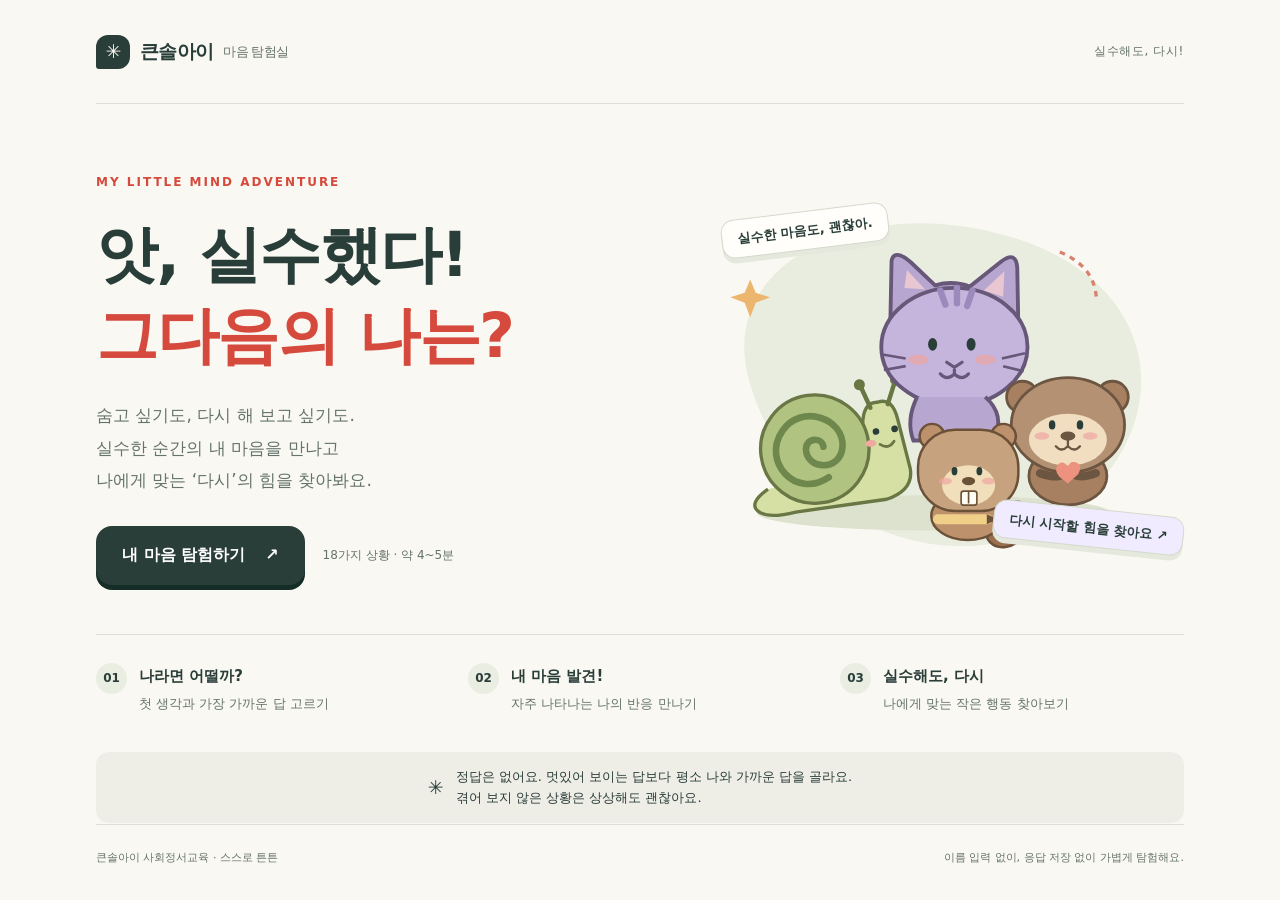
<file: mistake/index.html>
<!doctype html>
<html lang="ko">
<head>
<meta charset="utf-8">
<meta name="viewport" content="width=device-width,initial-scale=1">
<meta name="theme-color" content="#faf8f2">
<meta name="description" content="실수한 순간의 내 마음을 발견하는 18가지 질문. 큰솔아이와 함께 다시 시작하는 힘을 찾아요.">
<meta http-equiv="Content-Security-Policy" content="default-src 'none'; style-src 'unsafe-inline'; script-src 'unsafe-inline'; img-src data:; base-uri 'none'; form-action 'none'; connect-src 'none'">
<title>실수하면 나는 어떻게 하지? · 큰솔아이 마음 탐험실</title>
<style>
:root{--paper:#faf8f2;--ink:#293d39;--muted:#64736c;--coral:#d64a3e;--peach:#ffebe2;--mint:#e1eee6;--purple:#eee8fb;--line:#dedfd5;--white:#fffefa;--shadow:0 12px 32px #263b3610}*{box-sizing:border-box}html{scroll-behavior:smooth}body{margin:0;color:var(--ink);background:var(--paper);font-family:"Pretendard","Apple SD Gothic Neo","Malgun Gothic",system-ui,sans-serif;line-height:1.65;word-break:keep-all}button,input{font:inherit}button,a,label{-webkit-tap-highlight-color:transparent}button{cursor:pointer}button:disabled{cursor:default}button:focus-visible,a:focus-visible,summary:focus-visible,label:has(input:focus-visible){outline:3px solid #416d64;outline-offset:5px}button{color:inherit}svg{display:block;max-width:100%}.shell{max-width:1160px;margin:0 auto;padding:0 36px}header{height:104px;display:flex;align-items:center;justify-content:space-between;gap:16px;border-bottom:1px solid var(--line)}.brand{display:flex;align-items:center;gap:10px;font-weight:850;letter-spacing:-.7px;font-size:19px}.brand-mark{width:34px;height:34px;display:grid;place-items:center;background:var(--ink);color:var(--paper);border-radius:12px 12px 12px 3px}.header-note{font-size:12px;letter-spacing:.6px;color:var(--muted)}.tag{display:inline-flex;align-items:center;gap:7px;border:1px solid var(--line);border-radius:30px;padding:6px 13px;font-size:12px;font-weight:700;background:var(--white)}main{min-height:calc(100vh - 180px)}h1,h2,h3,p{margin:0}h1,h2,h3{line-height:1.3;letter-spacing:-1.5px}h1{font-size:clamp(38px,5vw,62px);font-weight:900}h2{font-size:clamp(27px,3.5vw,38px)}h3{font-size:22px;letter-spacing:-.7px}.eyebrow{font-size:12px;letter-spacing:2px;font-weight:800;color:var(--coral);margin-bottom:22px}.hero{display:grid;grid-template-columns:1.08fr 1fr;gap:30px;align-items:center;padding:65px 0 45px}.hero h1 em{font-style:normal;color:var(--coral)}.hero .intro{font-size:17px;color:var(--muted);margin-top:23px;line-height:1.9}.hero-actions{display:flex;align-items:center;gap:18px;flex-wrap:wrap;margin-top:30px}.primary,.secondary{border:0;border-radius:16px;padding:16px 26px;font-weight:800;display:inline-flex;align-items:center;justify-content:center;gap:20px;min-height:58px;transition:transform .15s,background .15s}.primary{background:var(--ink);color:white;box-shadow:0 5px 0 #142d27}.primary:hover{background:#3c544c;transform:translateY(-2px)}.primary:active{transform:translateY(2px);box-shadow:none}.primary:disabled{background:#e5e8e0;color:#7a837b;box-shadow:none;transform:none}.secondary{border:1px solid var(--line);background:transparent}.secondary:hover{background:#eceee5}.tiny{font-size:12px;color:var(--muted)}.hero-art{position:relative;min-height:380px;display:flex;align-items:center;justify-content:center}.hero-art>svg{width:100%;overflow:visible}.float-label{position:absolute;border:1px solid #d4dacd;background:var(--white);box-shadow:0 5px 0 #e5e8dd;border-radius:13px;padding:8px 15px;font-size:13px;font-weight:750;transform:rotate(-7deg);top:10%;left:9%}.float-label.bottom{top:auto;bottom:10%;left:auto;right:0;transform:rotate(6deg);background:#f0ebff}.steps{display:grid;grid-template-columns:repeat(3,1fr);border-top:1px solid var(--line);padding:28px 0 38px;gap:28px}.step{display:flex;align-items:flex-start;gap:12px}.step-num{width:31px;height:31px;flex:none;border-radius:50%;background:#e9ede2;display:grid;place-items:center;font-size:12px;font-weight:800}.step strong{font-size:15px}.step p{font-size:13px;color:var(--muted);margin-top:3px}.welcome-note{display:flex;gap:12px;align-items:center;justify-content:center;padding:14px 20px;background:#efeee6;border-radius:13px;font-size:13px;margin-bottom:25px}.welcome-note span:first-child{font-size:19px}footer{padding:24px 0;font-size:11px;color:var(--muted);display:flex;justify-content:space-between;gap:16px;border-top:1px solid var(--line)}.view{animation:appear .25s ease-out}@keyframes appear{from{opacity:0;transform:translateY(7px)}to{opacity:1;transform:none}}.quiz{max-width:790px;margin:0 auto;padding:42px 0 55px}.quiz-top{display:flex;align-items:center;justify-content:space-between;font-size:13px;font-weight:750;margin-bottom:12px}.quiz-top b{font-size:22px;color:var(--coral)}.progress{height:7px;border-radius:10px;background:#e6e8dd;overflow:hidden;margin-bottom:32px}.progress-fill{height:100%;background:var(--coral);border-radius:10px;transition:width .2s}.question-kicker{display:flex;align-items:center;gap:10px;margin-bottom:14px}.scene-icon{width:40px;height:40px;border-radius:13px;background:var(--peach);font-size:22px;display:grid;place-items:center}.scene-label{font-size:12px;color:var(--muted);font-weight:700}.question-title{font-size:clamp(25px,3vw,33px);line-height:1.5;letter-spacing:-1px;outline:none}.question-hint{font-size:13px;color:var(--muted);margin:12px 0 23px}fieldset{border:0;padding:0;margin:0}.sr-only{position:absolute;width:1px;height:1px;padding:0;margin:-1px;overflow:hidden;clip:rect(0,0,0,0);white-space:nowrap;border:0}.answers{display:grid;gap:11px}.option{position:relative;display:flex;align-items:center;gap:15px;border:1.5px solid #dcded3;border-radius:17px;background:var(--white);padding:17px 20px;cursor:pointer;transition:background .12s,border .12s,transform .12s;min-height:76px;font-size:16px;line-height:1.65}.option:hover{border-color:#8da499;transform:translateX(2px)}.option:has(input:checked){border-color:var(--ink);background:#e9f0e6;box-shadow:0 0 0 1px var(--ink)}.option input{position:absolute;opacity:0;width:1px;height:1px}.option-symbol{display:grid;place-items:center;flex:none;width:30px;height:30px;border-radius:50%;background:#f0f0e9;font-size:12px;font-weight:800}.option:has(input:checked) .option-symbol{background:var(--ink);color:white}.option:has(input:checked) .option-symbol::after{content:'✓'}.option:has(input:checked) .option-symbol span{display:none}.quiz-nav{display:flex;justify-content:space-between;align-items:center;margin-top:24px;gap:12px}.back{border:0;background:transparent;padding:14px 4px;font-weight:750;font-size:14px}.back:disabled{opacity:.3}.quiz-privacy{font-size:11px;color:var(--muted);margin-top:20px;text-align:center}.results{max-width:890px;margin:0 auto;padding:48px 0}.results-intro{text-align:center;margin-bottom:30px}.results-intro h1{font-size:36px;margin:13px 0}.results-intro p{font-size:14px;color:var(--muted)}.result-list{display:grid;gap:24px}.result-card{border:1.5px solid #d5ddce;border-radius:25px;overflow:hidden;background:var(--white);box-shadow:var(--shadow)}.result-hero{display:grid;grid-template-columns:180px 1fr;gap:30px;align-items:center;padding:30px 35px;background:var(--tint)}.animal{width:100%;height:150px}.result-hero .tag{font-size:11px;background:#fff9}.result-name{font-size:34px;margin:12px 0}.result-subtitle{font-size:15px;font-weight:750}.result-content{padding:28px 35px}.result-description{font-size:16px;line-height:1.9}.action-title{margin-top:25px;margin-bottom:14px;font-size:17px}.action-list{list-style:none;padding:0;margin:0;display:grid;gap:14px}.action-list li{display:flex;gap:12px;font-size:14px}.action-list b{width:25px;height:25px;background:var(--tint);border-radius:50%;display:grid;place-items:center;flex:none;font-size:12px}.letter{margin-top:25px;background:#f5f3e9;border-radius:16px;padding:21px 24px}.letter .letter-label{font-size:11px;letter-spacing:1.3px;font-weight:800;color:#6a7165;margin-bottom:8px}.letter p{font-size:15px;line-height:1.9}.gentle-note{font-size:13px;text-align:center;line-height:1.9;color:var(--muted);padding:24px 15px}.next-activity{padding:27px 30px;border:1px solid #d9d1e7;background:#f1ecf8;border-radius:22px;margin-top:6px}.next-activity .eyebrow{color:#715583;margin-bottom:9px;letter-spacing:1px}.next-activity p{font-size:14px;line-height:1.9;margin-top:12px}.next-activity h3{font-size:23px}.challenge{margin-top:17px;background:#fff9;border-radius:13px;padding:15px 18px;font-size:14px}.all-types{margin-top:26px}.all-types>summary{cursor:pointer;font-weight:750;padding:16px 0}.type-grid{display:grid;grid-template-columns:repeat(2,1fr);gap:12px;margin-top:10px}.mini-type{background:var(--white);border:1px solid var(--line);border-radius:17px;padding:18px;display:grid;grid-template-columns:65px 1fr;gap:14px;align-items:center}.mini-type svg{height:70px}.mini-type h3{font-size:16px;letter-spacing:-.5px}.mini-type p{font-size:12px;margin-top:5px;color:var(--muted)}.result-actions{display:flex;justify-content:center;margin-top:32px}.no-script{padding:25px;background:#ffebe2;border-radius:15px;margin:30px 0}::selection{background:#f8c4b2}
@media(min-width:1300px){.hero{padding-top:80px;padding-bottom:65px}.hero-art{min-height:420px}}
@media(max-width:760px){.shell{padding:0 22px}header{height:80px}.header-note{display:none}.brand{font-size:17px}.hero{grid-template-columns:1fr;gap:10px;padding:38px 0 24px}.eyebrow{margin-bottom:17px}.hero .intro{font-size:15px;margin-top:18px}.hero-art{min-height:250px;max-width:370px;width:100%;margin:10px auto 0;grid-row:2}.hero-art>svg{max-height:280px}.float-label{top:7%;font-size:11px}.float-label.bottom{bottom:7%;right:5%}.hero-actions{margin-top:23px}.steps{gap:16px;padding:23px 0;grid-template-columns:1fr}.step p{margin-top:0}.welcome-note{align-items:flex-start;font-size:12px}.quiz{padding-top:28px}.progress{margin-bottom:25px}.option{padding:15px;font-size:15px;min-height:78px;gap:12px}.question-hint{font-size:12px}.primary,.secondary{padding:14px 23px}.results{padding:32px 0}.results-intro h1{font-size:29px}.result-hero{padding:24px 22px;gap:14px;grid-template-columns:100px 1fr}.animal{height:105px}.result-name{font-size:27px}.result-subtitle{font-size:13px}.result-content{padding:24px 22px}.result-description{font-size:15px}.next-activity{padding:23px}.type-grid{grid-template-columns:1fr}.gentle-note{text-align:left}footer{font-size:10px;flex-wrap:wrap}.quiz-nav{margin-top:22px}.hero-actions .primary{min-width:210px}}
@media(prefers-reduced-motion:reduce){html{scroll-behavior:auto}*,*::before,*::after{animation:none!important;transition:none!important}}
@media print{header,footer,.result-actions,.all-types{display:none}.shell{padding:0}.results{padding:0}.result-card,.next-activity{break-inside:avoid;box-shadow:none}.view{animation:none}body{background:white}.result-hero{print-color-adjust:exact}}
</style>
</head>
<body>
<div class="shell">
<header><div class="brand"><span class="brand-mark" aria-hidden="true">✳</span> 큰솔아이 <span style="font-weight:500;font-size:13px;color:var(--muted)">마음 탐험실</span></div><span class="header-note">실수해도, 다시!</span></header>
<main id="app"></main>
<noscript><p class="no-script">이 활동을 하려면 브라우저에서 자바스크립트를 켜 주세요. 선생님께 도움을 요청해도 좋아요.</p></noscript>
<footer><span>큰솔아이 사회정서교육 · 스스로 튼튼</span><span>이름 입력 없이, 응답 저장 없이 가볍게 탐험해요.</span></footer>
</div>
<script>
'use strict';
const TYPES=[
{name:'숨숨 달팽이',key:'snail',tint:'#e7eddb',subtitle:'잠깐, 나만의 껍데기 안으로',description:'실수한 순간, 잠깐 숨어 있고 싶은 마음이 먼저 찾아와요. 말하거나 다시 손대기까지 시간이 필요할 수 있어요. 마음을 가라앉힐 시간을 가진 뒤, 작은 행동 하나로 밖으로 나와 봐요.',actions:['숨을 천천히 내쉬고, “지금 좀 당황했구나” 하고 내 마음을 알아줘요.','믿을 만한 사람에게 “나 실수해서 좀 당황했어”라고 한마디 꺼내 봐요.','혼자 어렵다면 도움을 받아요. 누군가 곤란해졌다면 상황을 알리고, 내가 할 수 있는 수습부터 시작해요.'],letter:'당황했지? 잠깐 숨을 골라도 괜찮아. 준비가 되면 작은 말 한마디부터 꺼내 보자. 혼자 하기 어렵다면 같이 해 달라고 부탁해도 돼.',mission:'얼룩을 본 내 마음을 속으로 말해 본 뒤, 종이를 한 번 돌려 봐요.',short:'잠깐 숨을 고르고, 작은 말 한마디부터.'},
{name:'생각빙빙 고양이',key:'cat',tint:'#eee7f8',subtitle:'왜 그랬지? 생각이 빙글빙글',description:'“왜 그랬지?”라는 생각이 오래 맴돌아요. 실수한 행동을 넘어 나 자신에게까지 속상해질 때가 있어요. 그럴 때는 나 전체에 점수를 매기기보다, 바꿀 수 있는 한 부분을 찾아봐요.',actions:['“잘하고 싶어서 속상하구나” 하고 지금의 마음을 인정해 줘요.','“나는 왜 이래”를 “내가 이 부분을 놓쳤구나”로 바꿔 말해 봐요.','지금 고칠 수 있는 부분 하나를 찾아요. 생각만 빙빙 돈다면 다른 사람과 함께 살펴봐요.'],letter:'속상하지? 잘하고 싶었으니까 그럴 수 있어. 하지만 한 번의 실수로 너 전체를 평가하지는 말자. 지금 바꿀 수 있는 한 부분부터 찾아보자.',mission:'“망쳤어”라는 생각이 들면 “여기에 무엇을 더해 볼까?”로 질문을 바꿔 봐요.',short:'나를 탓하는 말 대신, 바꿀 부분 하나 찾기.'},
{name:'함께톡톡 수달',key:'otter',tint:'#e0efe9',subtitle:'같이 생각하면 길이 보일 거야',description:'혼자 끙끙대기보다 누군가에게 이야기하거나 같이 방법을 찾는 반응이 먼저 나와요. 도움을 구하는 것은 다시 시작하는 한 가지 방법이에요. 도움을 받은 뒤 내가 할 수 있는 몫도 찾아봐요.',actions:['“파일이 다른 것 같아. 완성본인지 같이 확인해 줄래?”처럼 필요한 도움을 구체적으로 말해 봐요.','함께 찾은 방법 중 내가 직접 해 볼 부분 하나를 정해요.','도와준 사람에게 고마움을 전해요. 처음 물어본 사람이 어렵다면 다른 사람에게 부탁해도 괜찮아요.'],letter:'혼자 막막할 때 함께할 사람을 찾아도 괜찮아. 어떤 도움이 필요한지 말해 보자. 도움을 받으면서 네가 할 수 있는 한 걸음도 직접 내디뎌 보자.',mission:'아이디어가 막히면 “이 얼룩은 뭐처럼 보여?”라고 묻고, 그중 내가 그리고 싶은 것을 골라요.',short:'필요한 도움을 말하고, 내 몫도 한 걸음.'},
{name:'다시뚝딱 비버',key:'beaver',tint:'#f9e6d6',subtitle:'어디부터 고쳐 볼까? 뚝딱!',description:'실수가 생기면 손을 움직여 고치거나 다른 방법을 시도하는 반응이 먼저 나와요. 행동하기 전에 마음을 잠깐 살피면 더 차분하게 시작할 수 있어요. 다른 사람이 곤란해졌다면 그 마음도 함께 살펴봐요.',actions:['바로 움직이기 전, “나 지금 어떤 기분이지?” 하고 잠깐 멈춰 봐요.','다른 사람이 곤란해졌다면 사과하고, 어떻게 해 주면 좋을지 물어봐요.','고칠 부분 하나부터 시작해요. 같은 방법으로 잘 안 되면 방법을 바꾸거나 도움을 구해요.'],letter:'다시 해 보려는 네 마음을 응원해. 서두르기 전에 네 마음도 한번 살펴보자. 함께한 사람의 마음까지 챙기면서, 한 부분씩 고쳐 가면 돼.',mission:'바로 그리기 전에 얼룩에서 떠오르는 모양을 두 가지 찾아보고, 하나를 골라 시작해요.',short:'마음도 살핀 뒤, 한 부분씩 다시 시작하기.'}
];
const QUESTIONS=[
['🎤','발표 시간','발표하다가 머릿속이 하얘졌다. 준비한 말이 생각나지 않는다!',['“아무도 나를 안 봤으면…” 얼른 내 차례가 끝나길 바란다.','“연습까지 했는데, 나는 왜 이러지?” 나에게 속상해진다.','친구나 선생님을 보며 다음 말을 떠올릴 힌트를 구한다.','기억나는 내용부터 말하며 발표를 이어 가 본다.']],
['🎨','미술 시간','거의 완성한 그림에 검은 잉크가 뚝 떨어졌다.',['얼룩이 보이지 않게 종이를 덮어 두고 싶다.','“조금만 조심할걸…” 잉크를 떨어뜨린 순간이 자꾸 생각난다.','친구에게 “이거 어떻게 하면 좋을까?” 하고 물어본다.','얼룩을 보며 바꿔 그릴 수 있는 모양을 찾아본다.']],
['🎒','등교한 아침','학교에 와 보니 오늘 필요한 준비물 대신 엉뚱한 물건을 가져왔다.',['준비물을 확인하는 시간이 안 왔으면 좋겠다.','“어제 제대로 챙겼어야 했는데…” 나를 탓한다.','빌리거나 함께 쓸 수 있는지 주변에 물어본다.','가방 속 다른 물건으로 대신할 방법을 찾아본다.']],
['💧','빌린 공책','친구에게 빌린 공책에 실수로 물을 조금 쏟았다.',['친구에게 말할 생각을 하니 입이 잘 떨어지지 않는다.','“왜 남의 물건에 이런 실수를…” 나 자신에게 화가 난다.','친구에게 상황을 말하고 어떻게 해 주면 좋을지 묻는다.','먼저 미안하다고 말하고, 젖은 부분을 닦으며 수습한다.']],
['🏐','체육 시간','내가 잘못 보낸 공 때문에 우리 팀이 점수를 잃었다.',['다음에는 공이 나에게 안 왔으면 좋겠다.','“내가 다 망쳤어.” 방금 장면이 머릿속에서 반복된다.','팀 친구에게 다음에는 어디로 보내면 좋을지 물어본다.','자리를 다시 잡고 다음 공에 집중해 본다.']],
['📂','모둠 발표 준비','모둠 발표 자료를 올렸는데, 완성본이 아니라 옛날 파일이었다!',['누가 알아차릴까 봐 채팅창을 열기가 망설여진다.','“확인 한 번만 했어도…” 내 실수가 너무 답답하다.','모둠원에게 상황을 알리고 파일 확인을 부탁한다.','완성본을 찾아 다시 올리고 바뀐 파일이라고 알린다.']],
['⏰','친구와의 약속','친구와 만나기로 한 시간을 착각해 친구가 기다렸다.',['친구가 화났을까 봐 연락하기가 망설여진다.','“나는 약속도 제대로 못 지키네.” 나에게 실망한다.','미안하다고 말하고 지금 어디서 만나면 좋을지 묻는다.','사과하고 바로 출발하면서 도착할 시간을 알려 준다.']],
['🧩','조립하는 중','블록이나 조립 작품을 만들다가 순서를 잘못 따라 했다는 걸 알았다.',['일단 손을 놓고 다른 걸 하고 싶다.','“여기까지 다 했는데…” 잘못 만든 내가 원망스럽다.','옆 친구에게 어디부터 달라졌는지 같이 봐 달라고 한다.','설명서와 비교하며 고칠 수 있는 부분을 찾아본다.']],
['🎵','음악 시간','합주나 노래 활동에서 나 혼자 한 박자 먼저 시작했다.',['소리를 줄이고 눈에 띄지 않게 있고 싶다.','“하필 나만 틀렸네.” 얼굴이 뜨거워지고 나에게 속상하다.','옆 친구에게 다시 들어갈 타이밍을 알려 달라고 한다.','잠깐 멈췄다가 다음 박자에 맞춰 다시 들어간다.']],
['📚','숙제 이야기','친구에게 숙제 범위를 알려 줬는데, 내가 잘못 알고 있었다.',['잘못 알려 줬다고 말을 꺼내기가 망설여진다.','“나 때문에 친구까지 틀리면 어떡해.” 나를 계속 탓한다.','친구에게 같이 정확한 범위를 확인해 보자고 한다.','정확한 범위를 찾아 친구에게 바로 정정해 준다.']],
['✂️','함께 만드는 작품','모둠 작품에 쓸 종이를 내가 너무 짧게 잘랐다.',['잘못 자른 종이를 내 쪽으로 슬쩍 가져와 놓는다.','“내가 맡지 말걸…” 잘못 자른 게 계속 마음에 걸린다.','모둠원들에게 보여 주며 어떻게 바꾸면 좋을지 묻는다.','다른 종이를 이어 붙이거나 모양을 바꿔 본다.']],
['👆','퀴즈 앱','답을 알았는데, 손이 미끄러져 다른 답을 눌렀다.',['결과 화면을 빨리 넘겨 버리고 싶다.','“아는 것도 틀리다니!” 나에게 짜증이 난다.','친구에게 “나 잘못 눌렀어…” 하며 속상한 마음을 말한다.','다음 문제에서는 버튼을 확인하고 눌러 보자고 생각한다.']],
['🔁','한 번 더 도전','고쳐서 다시 해 봤는데, 같은 부분에서 또 실수했다.',['“지금은 더 하기 싫어.” 일단 덮어 두고 싶다.','“또 틀렸어. 나는 왜 이럴까?” 나를 탓하게 된다.','혼자 놓친 게 있는지 다른 사람에게 봐 달라고 한다.','아까와 다른 순서나 방법으로 한 번 해 본다.']],
['✏️','글쓰기 시간','선생님이 내가 쓴 글에서 고칠 부분을 알려 주셨다.',['내 글을 더 보여 드리고 싶지 않다.','고칠 부분이 있다는 말에 “내가 너무 못 썼나?” 싶어진다.','어느 부분을 어떻게 고치면 좋을지 더 여쭤본다.','표시된 부분부터 한 문장씩 바꿔 본다.']],
['💬','친구의 한마디','친구가 “아까 네가 계산 잘못했잖아”라고 말했다.',['그 이야기가 빨리 끝났으면 좋겠다.','이미 알고 있었는데도 다시 나에게 속상해진다.','“어느 부분이었지?” 하며 친구와 함께 확인한다.','계산한 곳을 찾아 직접 다시 풀어 본다.']],
['🔎','다 풀었는데…','문제를 다 풀고 나서, 문제의 조건 하나를 빠뜨린 걸 발견했다.',['다시 볼 엄두가 안 나서 일단 책을 덮고 싶다.','“나는 왜 끝까지 제대로 안 읽지?” 나를 나무란다.','친구에게 내가 놓친 조건을 어떻게 썼는지 물어본다.','빠뜨린 조건에 표시하고 필요한 부분부터 다시 푼다.']],
['🧱','앗, 조심!','모둠 활동 중 팔이 닿아 친구가 쌓은 작품 일부가 무너졌다.',['너무 당황해서 친구 얼굴을 바로 보기 어렵다.','“내가 가만히 있었으면 됐는데…” 나 자신에게 화가 난다.','사과하고 친구에게 어디부터 함께 고치면 좋을지 묻는다.','미안하다고 말하며 무너진 부분을 다시 쌓기 시작한다.']],
['🌙','하루가 끝날 때','집에 왔는데 낮에 했던 실수가 갑자기 떠올랐다.',['그 생각을 피하려고 얼른 다른 걸 본다.','“그때 왜 그랬을까…” 같은 장면을 여러 번 떠올린다.','편하게 이야기할 수 있는 사람에게 그 일을 말한다.','다음에 비슷한 일이 생기면 해 볼 행동을 하나 생각한다.']]
];
function animal(key,extra=''){
 const eyes='<ellipse cx="81" cy="91" rx="3.5" ry="5" fill="#293d39"/><ellipse cx="111" cy="91" rx="3.5" ry="5" fill="#293d39"/><ellipse cx="70" cy="103" rx="8" ry="4" fill="#eea6a1" opacity=".7"/><ellipse cx="122" cy="103" rx="8" ry="4" fill="#eea6a1" opacity=".7"/>';
 let drawing='';
 if(key==='cat')drawing='<path d="M48 77L49 26Q51 16 64 27L83 45Q97 41 110 46L135 26Q146 18 147 31L148 86" fill="#b7a6cf" stroke="#675778" stroke-width="3"/><path d="M59 47L61 33L75 48M121 49L137 34L136 54" fill="#e8c7d2"/><ellipse cx="98" cy="93" rx="57" ry="46" fill="#c5b4dc" stroke="#675778" stroke-width="3"/><path d="M69 132Q60 150 66 166H129Q138 146 122 132" fill="#b7a6cf" stroke="#675778" stroke-width="3"/>'+eyes+'<path d="M92 105L98 109L104 105M98 109V114M98 114Q92 120 87 114M98 114Q104 120 109 114" fill="none" stroke="#675778" stroke-width="2.5" stroke-linecap="round"/><path d="M42 99L60 102M43 111L60 108M135 102L153 98M136 108L152 112" stroke="#675778" stroke-width="2"/><path d="M87 49L91 60M100 47L100 59M112 49L108 61" stroke="#9d89bc" stroke-width="5" stroke-linecap="round"/>';
 if(key==='otter')drawing='<ellipse cx="98" cy="146" rx="42" ry="31" fill="#a78062" stroke="#6c5541" stroke-width="3"/><circle cx="49" cy="61" r="17" fill="#a78062" stroke="#6c5541" stroke-width="3"/><circle cx="146" cy="61" r="17" fill="#a78062" stroke="#6c5541" stroke-width="3"/><ellipse cx="98" cy="91" rx="61" ry="51" fill="#b49173" stroke="#6c5541" stroke-width="3"/><ellipse cx="98" cy="107" rx="42" ry="28" fill="#f1dec1"/>'+eyes+'<ellipse cx="98" cy="103" rx="8" ry="5" fill="#6c5541"/><path d="M98 107V114M98 114Q91 121 85 114M98 114Q105 121 111 114" fill="none" stroke="#6c5541" stroke-width="2.5" stroke-linecap="round"/><path d="M68 143Q92 151 95 140M128 143Q107 151 101 140" fill="none" stroke="#6c5541" stroke-width="9" stroke-linecap="round"/><path d="M89 147L98 154L109 144Q115 133 105 131Q100 130 98 136Q93 129 88 133Q82 139 89 147" fill="#ed927e"/>';
 if(key==='beaver')drawing='<ellipse cx="146" cy="155" rx="24" ry="31" transform="rotate(45 146 155)" fill="#99704d" stroke="#6c5139" stroke-width="3"/><path d="M137 134L158 158M127 146L148 168M144 135L126 152M155 144L136 163" stroke="#77563b" stroke-width="2"/><ellipse cx="97" cy="145" rx="44" ry="29" fill="#bc916c" stroke="#6c5139" stroke-width="3"/><circle cx="54" cy="49" r="15" fill="#bc916c" stroke="#6c5139" stroke-width="3"/><circle cx="140" cy="49" r="15" fill="#bc916c" stroke="#6c5139" stroke-width="3"/><rect x="37" y="41" width="121" height="98" rx="45" fill="#c7a27e" stroke="#6c5139" stroke-width="3"/><ellipse cx="98" cy="108" rx="32" ry="24" fill="#f1dfbb"/>'+eyes+'<ellipse cx="98" cy="103" rx="8" ry="5" fill="#6c5139"/><rect x="89" y="115" width="19" height="17" rx="3" fill="#fffdf3" stroke="#6c5139" stroke-width="2"/><path d="M98 115V130" stroke="#6c5139" stroke-width="2"/><path d="M61 149L121 149" stroke="#f0cf89" stroke-width="12" stroke-linecap="round"/><path d="M120 143L133 149L120 155" fill="#6c5139"/>';
 if(key==='snail')drawing='<path d="M36 142Q17 152 24 160Q31 169 58 166H141Q167 161 166 141L161 96Q159 75 145 78Q132 76 129 96L125 132" fill="#d6dfa4" stroke="#697745" stroke-width="3"/><circle cx="83" cy="112" r="49" fill="#b1c381" stroke="#697745" stroke-width="3"/><path d="M92 139C59 155 34 116 56 92C76 69 114 88 108 114C103 135 74 130 75 112C76 100 91 102 91 111" fill="none" stroke="#6e874c" stroke-width="6" stroke-linecap="round"/><path d="M138 82L132 62M154 81L163 62" stroke="#697745" stroke-width="4" stroke-linecap="round"/><circle cx="131" cy="60" r="5" fill="#697745"/><circle cx="164" cy="60" r="5" fill="#697745"/><circle cx="140" cy="104" r="3" fill="#293d39"/><circle cx="157" cy="104" r="3" fill="#293d39"/><path d="M142 116Q149 122 155 115" fill="none" stroke="#697745" stroke-width="2.5" stroke-linecap="round"/><ellipse cx="134" cy="114" rx="5" ry="3" fill="#efa9a0"/>';
 return '<svg '+extra+' width="196" height="185" viewBox="0 0 196 185" aria-hidden="true" focusable="false">'+drawing+'</svg>';
}
function heroArt(){return '<div class="hero-art" aria-hidden="true"><span class="float-label">실수한 마음도, 괜찮아.</span><svg viewBox="0 0 460 380"><path d="M68 195C34 85 166 25 291 58C442 95 459 229 358 308C266 380 109 331 68 195Z" fill="#e9eddf"/><ellipse cx="234" cy="311" rx="160" ry="16" fill="#dce2ce"/><path d="M63 112L68 100L73 112L86 116L73 121L68 134L63 121L50 116Z" fill="#ecb66f"/><path d="M375 208L380 198L385 208L395 213L385 218L380 229L375 218L365 213Z" fill="#b8a4cf"/><path d="M348 75Q379 88 381 116" stroke="#d7826f" stroke-width="3" fill="none" stroke-dasharray="5 5"/><g transform="translate(39 142) rotate(-8 80 80)">'+animal('snail')+'</g><g transform="translate(139 53) scale(1.16)">'+animal('cat')+'</g><g transform="translate(273 155) scale(.84)">'+animal('otter')+'</g><g transform="translate(192 205) scale(.75)">'+animal('beaver')+'</g></svg><span class="float-label bottom">다시 시작할 힘을 찾아요 ↗</span></div>';}
function escapeHTML(v){return String(v).replace(/[&<>"']/g,c=>({'&':'&amp;','<':'&lt;','>':'&gt;','"':'&quot;',"'":'&#39;'}[c]));}
function shuffle(values){const a=[...values];for(let i=a.length-1;i>0;i--){const j=Math.floor(Math.random()*(i+1));[a[i],a[j]]=[a[j],a[i]];}return a;}
function scoreAnswers(values){if(values.length!==QUESTIONS.length||values.some(v=>!Number.isInteger(v)||v<0||v>=TYPES.length))throw Error('모든 문항에 응답해 주세요.');const counts=TYPES.map(()=>0);values.forEach(v=>counts[v]++);const max=Math.max(...counts);return {counts,winners:counts.map((n,i)=>n===max?i:-1).filter(i=>i>=0)};}
const app=document.getElementById('app');
let answers=Array(QUESTIONS.length).fill(null),orders=[],current=0,screen='home';
function focusView(id){const target=document.getElementById(id);if(target)target.focus({preventScroll:true});window.scrollTo({top:0,behavior:'instant'});}
function home(moveFocus=false){screen='home';app.innerHTML='<section class="view"><div class="hero"><div><p class="eyebrow">MY LITTLE MIND ADVENTURE</p><h1 id="home-title" tabindex="-1">앗, 실수했다!<br><em>그다음의 나는?</em></h1><p class="intro">숨고 싶기도, 다시 해 보고 싶기도.<br>실수한 순간의 내 마음을 만나고<br>나에게 맞는 ‘다시’의 힘을 찾아봐요.</p><div class="hero-actions"><button type="button" class="primary" data-action="start">내 마음 탐험하기 <span aria-hidden="true">↗</span></button><span class="tiny">18가지 상황 · 약 4~5분</span></div></div>'+heroArt()+'</div><div class="steps"><div class="step"><span class="step-num">01</span><div><strong>나라면 어떨까?</strong><p>첫 생각과 가장 가까운 답 고르기</p></div></div><div class="step"><span class="step-num">02</span><div><strong>내 마음 발견!</strong><p>자주 나타나는 나의 반응 만나기</p></div></div><div class="step"><span class="step-num">03</span><div><strong>실수해도, 다시</strong><p>나에게 맞는 작은 행동 찾아보기</p></div></div></div><div class="welcome-note"><span aria-hidden="true">✳</span><span>정답은 없어요. 멋있어 보이는 답보다 평소 나와 가까운 답을 골라요.<br>겪어 보지 않은 상황은 상상해도 괜찮아요.</span></div></section>';if(moveFocus)focusView('home-title');}
function start(){answers=Array(QUESTIONS.length).fill(null);orders=QUESTIONS.map(()=>shuffle([0,1,2,3]));current=0;screen='quiz';quiz();}
function quiz(){const q=QUESTIONS[current],selected=answers[current],done=answers.filter(x=>x!==null).length;screen='quiz';app.innerHTML='<section class="quiz view"><div class="quiz-top"><span>내 마음을 만나는 중</span><span><b>'+(current+1)+'</b> / '+QUESTIONS.length+'</span></div><div class="progress" role="progressbar" aria-label="응답 진행" aria-valuemin="0" aria-valuemax="18" aria-valuenow="'+done+'"><div class="progress-fill" style="width:'+(done/QUESTIONS.length*100)+'%"></div></div><div class="question-kicker"><span class="scene-icon" aria-hidden="true">'+q[0]+'</span><span class="scene-label">'+q[1]+'</span></div><h2 class="question-title" id="question-title" tabindex="-1">'+escapeHTML(q[2])+'</h2><p class="question-hint" id="question-hint">이 순간, 가장 먼저 떠오를 생각이나 행동은?</p><fieldset aria-labelledby="question-title" aria-describedby="question-hint"><legend class="sr-only">나와 가장 가까운 반응 하나 고르기</legend><div class="answers">'+orders[current].map((type,i)=>'<label class="option"><input type="radio" name="answer" value="'+type+'"'+(selected===type?' checked':'')+'><span class="option-symbol" aria-hidden="true"><span>'+String.fromCharCode(65+i)+'</span></span><span>'+escapeHTML(q[3][type])+'</span></label>').join('')+'</div></fieldset><div class="quiz-nav"><button type="button" class="back" data-action="back"'+(current===0?' disabled':'')+'>← 이전 질문</button><button type="button" class="primary" data-action="next" id="next"'+(selected===null?' disabled':'')+'>'+(current===QUESTIONS.length-1?'내 마음 결과 보기':'다음 질문')+' <span aria-hidden="true">→</span></button></div><p class="quiz-privacy">답은 자유롭게 바꿔도 돼요. 새로고침하면 처음부터 시작해요.</p></section>';focusView('question-title');}
function resultCard(i){const t=TYPES[i];return '<article class="result-card" style="--tint:'+t.tint+'"><div class="result-hero">'+animal(t.key,'class="animal"')+'<div><span class="tag">이번에 자주 나타난 내 반응</span><h2 class="result-name">'+t.name+'</h2><p class="result-subtitle">'+t.subtitle+'</p></div></div><div class="result-content"><p class="result-description">'+t.description+'</p><h3 class="action-title">나에게 맞는 ‘다시’의 연습</h3><ol class="action-list">'+t.actions.map((a,n)=>'<li><b aria-hidden="true">'+(n+1)+'</b><span>'+a+'</span></li>').join('')+'</ol><div class="letter"><p class="letter-label">TO. 또 실수할 나에게</p><p>'+t.letter+'</p></div></div></article>';}
function result(){const {winners}=scoreAnswers(answers);screen='result';app.innerHTML='<section class="results view"><div class="results-intro"><span class="tag">18가지 마음 탐험 완료 ✦</span><h1 id="result-title" tabindex="-1">내 마음에서 발견한 모습은?</h1><p>'+(winners.length>1?'같은 횟수로 나타난 반응이 '+winners.length+'가지예요. 두루 살펴보며 나와 닮은 모습을 찾아봐요.':'이번 선택에서 자주 나타난 내 반응을 만나 봐요.')+'</p></div><div class="result-list">'+winners.map(resultCard).join('')+'</div><p class="gentle-note">이 결과는 이번 선택에서 자주 나타난 반응이에요.<br>상황에 따라 다른 모습도 나타날 수 있어요. 좋고 나쁜 유형이나 정해진 성격은 없어요.</p><section class="next-activity"><p class="eyebrow">NEXT · 이게 실수라고? 작품인데!</p><h3>이제, 얼룩을 만날 시간!</h3><p>검은 얼룩이 있는 종이를 받으면 내 첫 반응을 알아차려 봐요.<br>그다음에는 아래의 작은 도전을 해 볼까요?</p>'+winners.map(i=>'<div class="challenge"><strong>'+TYPES[i].name+'의 작은 도전</strong><br>'+TYPES[i].mission+'</div>').join('')+'<p>수업 마지막에는 오늘 찾은 방법을 담아<br><strong>‘언젠가 또 실수할 미래의 나’에게 쪽지를 써 봐요.</strong></p></section><details class="all-types"><summary>다른 마음의 모습도 궁금해요</summary><div class="type-grid">'+TYPES.map(t=>'<article class="mini-type">'+animal(t.key)+'<div><h3>'+t.name+'</h3><p>'+t.short+'</p></div></article>').join('')+'</div><p class="tiny" style="margin-top:15px">누구에게나 여러 모습이 있을 수 있어요. 친구에게 결과를 꼭 공개할 필요는 없어요.<br>이 활동은 내 반응을 알아보는 수업용 마음 탐색 활동이며, 전문 심리검사가 아니에요.</p></details><div class="result-actions"><button type="button" class="secondary" data-action="restart">처음으로 돌아가기 <span aria-hidden="true">↺</span></button></div></section>';focusView('result-title');}
app.addEventListener('change',event=>{if(screen!=='quiz'||event.target.name!=='answer')return;const v=Number(event.target.value);if(!orders[current].includes(v))return;answers[current]=v;document.getElementById('next').disabled=false;const done=answers.filter(x=>x!==null).length;const progress=app.querySelector('[role="progressbar"]');progress.setAttribute('aria-valuenow',done);app.querySelector('.progress-fill').style.width=(done/QUESTIONS.length*100)+'%';});
app.addEventListener('click',event=>{const button=event.target.closest('button[data-action]');if(!button||button.disabled)return;switch(button.dataset.action){case 'start':start();break;case 'next':if(screen!=='quiz'||answers[current]===null)return;if(current<QUESTIONS.length-1){current++;quiz();}else result();break;case 'back':if(screen==='quiz'&&current>0){current--;quiz();}break;case 'restart':answers.fill(null);orders=[];current=0;home(true);break;}});
home();
</script>
</body>
</html>
</file>
